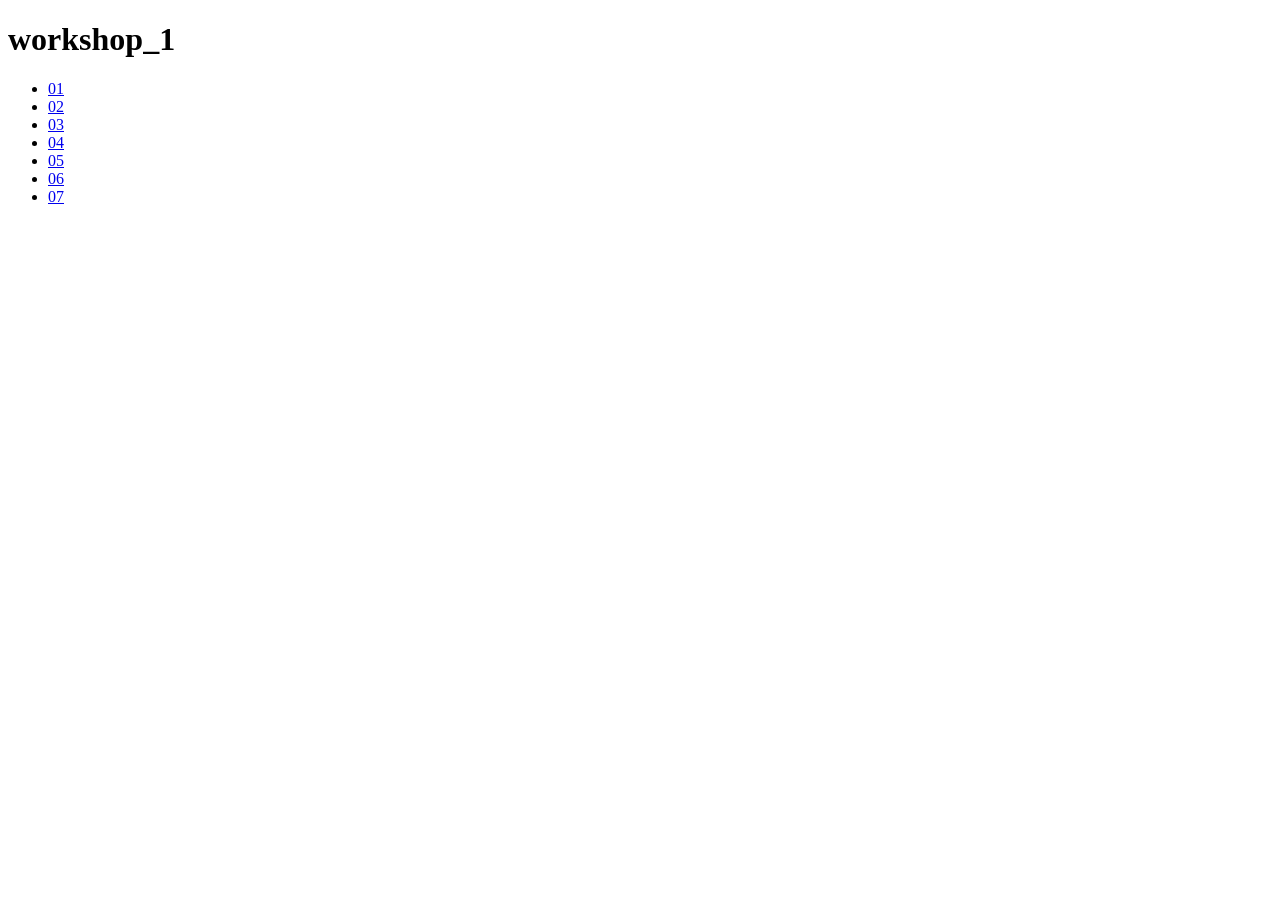
<file: index.html>
<!DOCTYPE html>
<html lang="ja">

<head>
  <meta charset="UTF-8">
  <title>workshop_1</title>
</head>

<body>
  <h1>workshop_1</h1>
  <ul>
    <li><a href="./01/">01</a></li>
    <li><a href="./02/">02</a></li>
    <li><a href="./03/">03</a></li>
    <li><a href="./04/">04</a></li>
    <li><a href="./05/">05</a></li>
    <li><a href="./06/">06</a></li>
    <li><a href="./07/">07</a></li>
  </ul>
</body>

</html>
</file>
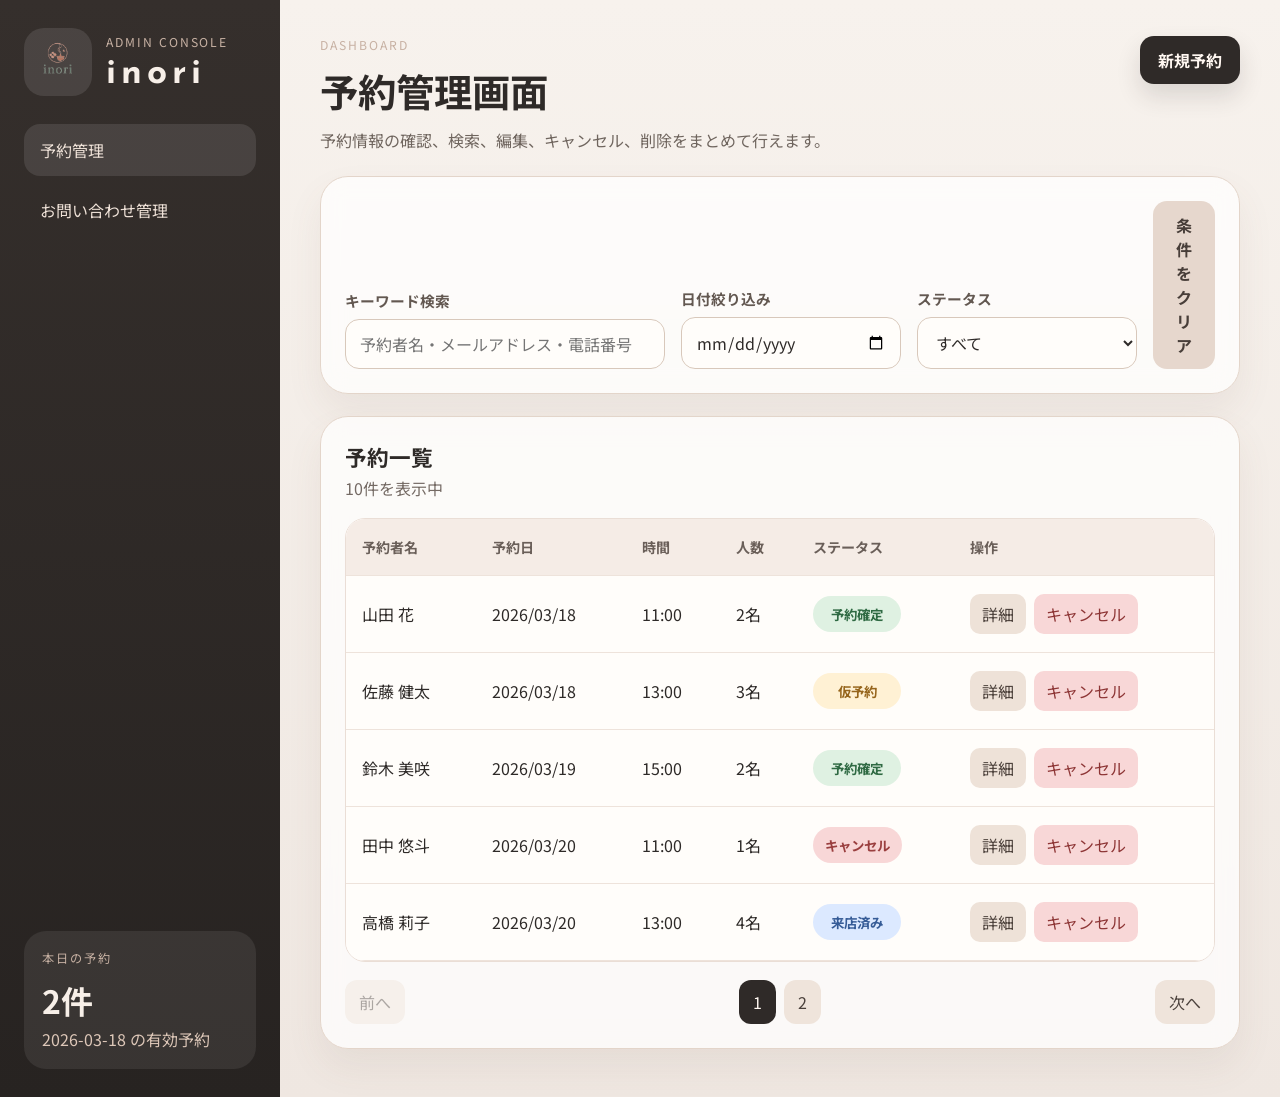
<file: home/index.html>
﻿<!DOCTYPE html>
<html lang="ja">

<head>
  <meta charset="UTF-8" />
  <meta name="viewport" content="width=device-width, initial-scale=1.0" />
  <title>inori | 管理画面</title>
  <link rel="preconnect" href="https://fonts.googleapis.com">
  <link rel="preconnect" href="https://fonts.gstatic.com" crossorigin>
  <link href="https://fonts.googleapis.com/css2?family=Noto+Sans+JP:wght@400;500;700&family=Josefin+Sans:wght@500;700&display=swap" rel="stylesheet">
  <link rel="stylesheet" href="style.css" />
  <script src="script.js" defer></script>
</head>

<body>
  <div class="admin-shell">
    <aside class="sidebar">
      <div class="brand">
        <div class="brand-mark">
          <img src="../01/inori-logo.png" alt="inori logo" class="brand-logo" />
        </div>
        <div>
          <p class="brand-sub">Admin Console</p>
          <h1>inori</h1>
        </div>
      </div>

      <nav class="sidebar-nav">
        <button type="button" class="nav-link active" data-view="reservations">予約管理</button>
        <button type="button" class="nav-link" data-view="inquiries">お問い合わせ管理</button>
      </nav>

      <div class="sidebar-card">
        <p class="sidebar-label" id="sidebar-label">本日の予約</p>
        <strong id="sidebar-count">0件</strong>
        <span id="sidebar-caption">確認中</span>
      </div>
    </aside>

    <main class="main-content">
      <section class="content-view is-active" data-view-panel="reservations">
        <header class="page-header">
          <div>
            <p class="page-eyebrow">Dashboard</p>
            <h2>予約管理画面</h2>
            <p class="page-copy">予約情報の確認、検索、編集、キャンセル、削除をまとめて行えます。</p>
          </div>
          <button type="button" class="primary-btn" id="new-reservation-btn">新規予約</button>
        </header>

        <section class="toolbar-card">
          <div class="toolbar-grid">
            <div class="toolbar-field keyword-field">
              <label for="search-keyword">キーワード検索</label>
              <input type="text" id="search-keyword" placeholder="予約者名・メールアドレス・電話番号" />
            </div>
            <div class="toolbar-field">
              <label for="filter-date">日付絞り込み</label>
              <input type="date" id="filter-date" />
            </div>
            <div class="toolbar-field">
              <label for="filter-status">ステータス</label>
              <select id="filter-status">
                <option value="">すべて</option>
                <option value="予約確定">予約確定</option>
                <option value="仮予約">仮予約</option>
                <option value="来店済み">来店済み</option>
                <option value="キャンセル">キャンセル</option>
              </select>
            </div>
            <div class="toolbar-actions">
              <button type="button" class="secondary-btn" id="reset-filter-btn">条件をクリア</button>
            </div>
          </div>
        </section>

        <section class="table-card">
          <div class="table-header">
            <div>
              <h3>予約一覧</h3>
              <p id="reservation-result-count">0件を表示中</p>
            </div>
          </div>

          <div class="table-wrap">
            <table class="data-table">
              <thead>
                <tr>
                  <th>予約者名</th>
                  <th>予約日</th>
                  <th>時間</th>
                  <th>人数</th>
                  <th>ステータス</th>
                  <th>操作</th>
                </tr>
              </thead>
              <tbody id="reservation-tbody"></tbody>
            </table>
          </div>

          <div class="pagination-bar">
            <button type="button" class="page-btn" id="reservation-prev-page">前へ</button>
            <div class="page-numbers" id="reservation-page-numbers"></div>
            <button type="button" class="page-btn" id="reservation-next-page">次へ</button>
          </div>
        </section>
      </section>

      <section class="content-view" data-view-panel="inquiries">
        <header class="page-header">
          <div>
            <p class="page-eyebrow">Support</p>
            <h2>お問い合わせ管理画面</h2>
            <p class="page-copy">お問い合わせ内容の確認、検索、ステータス変更、削除を行えます。</p>
          </div>
          <button type="button" class="primary-btn" id="new-inquiry-btn">新規登録</button>
        </header>

        <section class="toolbar-card">
          <div class="toolbar-grid">
            <div class="toolbar-field keyword-field">
              <label for="inquiry-search-keyword">キーワード検索</label>
              <input type="text" id="inquiry-search-keyword" placeholder="氏名・メールアドレス・お問い合わせ内容" />
            </div>
            <div class="toolbar-field">
              <label for="inquiry-filter-date">日付絞り込み</label>
              <input type="date" id="inquiry-filter-date" />
            </div>
            <div class="toolbar-field">
              <label for="inquiry-filter-status">ステータス</label>
              <select id="inquiry-filter-status">
                <option value="">すべて</option>
                <option value="未対応">未対応</option>
                <option value="対応中">対応中</option>
                <option value="完了">完了</option>
              </select>
            </div>
            <div class="toolbar-actions">
              <button type="button" class="secondary-btn" id="inquiry-reset-filter-btn">条件をクリア</button>
            </div>
          </div>
        </section>

        <section class="table-card">
          <div class="table-header">
            <div>
              <h3>お問い合わせ一覧</h3>
              <p id="inquiry-result-count">0件を表示中</p>
            </div>
          </div>

          <div class="table-wrap">
            <table class="data-table">
              <thead>
                <tr>
                  <th>氏名</th>
                  <th>受信日</th>
                  <th>件名</th>
                  <th>ステータス</th>
                  <th>操作</th>
                </tr>
              </thead>
              <tbody id="inquiry-tbody"></tbody>
            </table>
          </div>

          <div class="pagination-bar">
            <button type="button" class="page-btn" id="inquiry-prev-page">前へ</button>
            <div class="page-numbers" id="inquiry-page-numbers"></div>
            <button type="button" class="page-btn" id="inquiry-next-page">次へ</button>
          </div>
        </section>
      </section>
    </main>
  </div>

  <div class="modal-backdrop hidden" id="reservation-modal">
    <div class="modal-panel">
      <div class="modal-header">
        <div>
          <p class="page-eyebrow">Reservation Detail</p>
          <h3 id="reservation-modal-title">予約詳細</h3>
        </div>
        <button type="button" class="icon-btn" id="close-reservation-modal" aria-label="閉じる">×</button>
      </div>

      <form id="reservation-form" class="modal-form">
        <input type="hidden" id="reservation-id" />
        <div class="detail-grid">
          <div class="modal-field">
            <label for="customer-name">予約者名</label>
            <input type="text" id="customer-name" />
          </div>
          <div class="modal-field">
            <label for="customer-email">メールアドレス</label>
            <input type="email" id="customer-email" />
          </div>
          <div class="modal-field">
            <label for="customer-phone">電話番号</label>
            <input type="text" id="customer-phone" />
          </div>
          <div class="modal-field">
            <label for="reservation-date">予約日</label>
            <input type="date" id="reservation-date" />
          </div>
          <div class="modal-field">
            <label for="reservation-time">時間</label>
            <select id="reservation-time">
              <option value="11:00">11:00</option>
              <option value="13:00">13:00</option>
              <option value="15:00">15:00</option>
            </select>
          </div>
          <div class="modal-field">
            <label for="reservation-people">人数</label>
            <input type="number" id="reservation-people" min="1" max="8" />
          </div>
          <div class="modal-field">
            <label for="reservation-status">ステータス</label>
            <select id="reservation-status">
              <option value="予約確定">予約確定</option>
              <option value="仮予約">仮予約</option>
              <option value="来店済み">来店済み</option>
              <option value="キャンセル">キャンセル</option>
            </select>
          </div>
          <div class="modal-field modal-field-wide">
            <label for="reservation-note">予約内容</label>
            <textarea id="reservation-note" rows="4"></textarea>
          </div>
        </div>

        <div class="modal-actions">
          <div></div>
          <div class="modal-submit">
            <button type="button" class="secondary-btn" id="complete-reservation-btn">完了</button>
            <button type="button" class="secondary-btn" id="delete-reservation-btn">削除</button>
            <button type="submit" class="primary-btn">保存する</button>
          </div>
        </div>
      </form>
    </div>
  </div>

  <div class="modal-backdrop hidden" id="inquiry-modal">
    <div class="modal-panel">
      <div class="modal-header">
        <div>
          <p class="page-eyebrow">Inquiry Detail</p>
          <h3 id="inquiry-modal-title">お問い合わせ詳細</h3>
        </div>
        <button type="button" class="icon-btn" id="close-inquiry-modal" aria-label="閉じる">×</button>
      </div>

      <form id="inquiry-form" class="modal-form">
        <input type="hidden" id="inquiry-id" />
        <div class="detail-grid">
          <div class="modal-field">
            <label for="inquiry-name">氏名</label>
            <input type="text" id="inquiry-name" />
          </div>
          <div class="modal-field">
            <label for="inquiry-email">メールアドレス</label>
            <input type="email" id="inquiry-email" />
          </div>
          <div class="modal-field">
            <label for="inquiry-phone">電話番号</label>
            <input type="text" id="inquiry-phone" />
          </div>
          <div class="modal-field">
            <label for="inquiry-date">受信日</label>
            <input type="date" id="inquiry-date" />
          </div>
          <div class="modal-field">
            <label for="inquiry-subject">件名</label>
            <input type="text" id="inquiry-subject" />
          </div>
          <div class="modal-field">
            <label for="inquiry-status">ステータス</label>
            <select id="inquiry-status">
              <option value="未対応">未対応</option>
              <option value="対応中">対応中</option>
              <option value="完了">完了</option>
            </select>
          </div>
          <div class="modal-field modal-field-wide">
            <label for="inquiry-message">お問い合わせ内容</label>
            <textarea id="inquiry-message" rows="5"></textarea>
          </div>
        </div>

        <div class="modal-actions">
          <div></div>
          <div class="modal-submit">
            <button type="button" class="secondary-btn" id="complete-inquiry-btn">完了</button>
            <button type="button" class="secondary-btn" id="delete-inquiry-btn">削除</button>
            <button type="submit" class="primary-btn">保存する</button>
          </div>
        </div>
      </form>
    </div>
  </div>
</body>

</html>
</file>
<file: home/style.css>
﻿* {
  margin: 0;
  padding: 0;
  box-sizing: border-box;
}

body {
  min-width: 1280px;
  font-family: "Noto Sans JP", sans-serif;
  color: #2e2a28;
  background:
    radial-gradient(circle at top left, #eee1d7 0, #eee1d7 16%, transparent 16%),
    linear-gradient(180deg, #f7f2ed 0%, #efe7e1 100%);
}

button,
input,
select,
textarea {
  font: inherit;
}

button {
  border: none;
  background: none;
}

.admin-shell {
  display: grid;
  grid-template-columns: 280px 1fr;
  min-height: 100vh;
}

.sidebar {
  padding: 28px 24px;
  background: linear-gradient(180deg, #352f2c 0%, #272321 100%);
  color: #f7efe8;
  display: flex;
  flex-direction: column;
  gap: 28px;
}

.brand {
  display: grid;
  grid-template-columns: 68px 1fr;
  gap: 14px;
  align-items: center;
}

.brand-mark {
  width: 68px;
  height: 68px;
  border-radius: 20px;
  background: rgba(255, 255, 255, 0.1);
  display: grid;
  place-items: center;
}

.brand-logo {
  width: 54px;
  height: 54px;
  object-fit: cover;
}

.brand-sub,
.page-eyebrow,
.sidebar-label {
  font-size: 0.76rem;
  letter-spacing: 0.16em;
  text-transform: uppercase;
  color: #c7b1a3;
}

.brand h1 {
  margin-top: 6px;
  font-family: "Josefin Sans", sans-serif;
  font-size: 2.2rem;
  letter-spacing: 0.14em;
}

.sidebar-nav {
  display: grid;
  gap: 8px;
}

.nav-link {
  padding: 14px 16px;
  border-radius: 16px;
  color: #efe2d8;
  text-align: left;
  cursor: pointer;
}

.nav-link.active,
.nav-link:hover {
  background: rgba(255, 255, 255, 0.1);
}

.sidebar-card {
  margin-top: auto;
  padding: 18px;
  border-radius: 22px;
  background: rgba(255, 255, 255, 0.08);
}

.sidebar-card strong {
  display: block;
  margin-top: 10px;
  font-size: 2rem;
}

.sidebar-card span {
  display: block;
  margin-top: 4px;
  color: #ddc7b8;
}

.main-content {
  padding: 36px 40px 48px;
}

.content-view {
  display: none;
}

.content-view.is-active {
  display: block;
}

.page-header {
  display: flex;
  align-items: flex-start;
  justify-content: space-between;
  gap: 24px;
  margin-bottom: 24px;
}

.page-header h2 {
  margin-top: 8px;
  font-size: 2.4rem;
}

.page-copy {
  margin-top: 10px;
  color: #6f655e;
}

.primary-btn,
.secondary-btn,
.danger-btn,
.page-btn,
.icon-btn,
.table-action,
.page-number {
  cursor: pointer;
}

.primary-btn,
.secondary-btn,
.danger-btn {
  padding: 12px 18px;
  border-radius: 14px;
  font-weight: 700;
}

.primary-btn {
  background: #2f2a28;
  color: #fff7f1;
  box-shadow: 0 12px 24px rgba(47, 42, 40, 0.14);
}

.secondary-btn {
  background: #e6d7cd;
  color: #483e39;
}

.danger-btn {
  background: #f8d7d7;
  color: #8d3535;
}

.toolbar-card,
.table-card {
  background: rgba(255, 255, 255, 0.74);
  border: 1px solid #e3d5ca;
  border-radius: 28px;
  padding: 24px;
  box-shadow: 0 18px 36px rgba(117, 95, 80, 0.08);
  backdrop-filter: blur(12px);
}

.toolbar-card {
  margin-bottom: 22px;
}

.toolbar-grid {
  display: grid;
  grid-template-columns: minmax(320px, 1.5fr) 220px 220px auto;
  gap: 16px;
  align-items: end;
}

.toolbar-field,
.modal-field {
  display: grid;
  gap: 8px;
}

.toolbar-field label,
.modal-field label {
  font-size: 0.92rem;
  font-weight: 700;
  color: #635851;
}

.toolbar-field input,
.toolbar-field select,
.modal-field input,
.modal-field select,
.modal-field textarea {
  width: 100%;
  border: 1px solid #d8c8bb;
  background: #fffdfa;
  border-radius: 14px;
  padding: 12px 14px;
  color: #2e2a28;
}

.toolbar-actions {
  display: flex;
  justify-content: flex-end;
}

.table-header {
  display: flex;
  justify-content: space-between;
  align-items: center;
  margin-bottom: 18px;
}

.table-header h3 {
  font-size: 1.35rem;
}

.table-header p {
  margin-top: 4px;
  color: #746a64;
}

.table-wrap {
  overflow: hidden;
  border-radius: 20px;
  border: 1px solid #eaded6;
}

.data-table {
  width: 100%;
  border-collapse: collapse;
  background: #fffdfa;
}

.data-table th,
.data-table td {
  padding: 18px 16px;
  text-align: left;
  border-bottom: 1px solid #eee3db;
  vertical-align: middle;
}

.data-table th {
  background: #f5ece6;
  font-size: 0.88rem;
  color: #6a5f59;
}

.data-table tbody tr:hover {
  background: #fcf7f3;
}

.status-chip {
  display: inline-flex;
  align-items: center;
  justify-content: center;
  min-width: 88px;
  padding: 8px 12px;
  border-radius: 999px;
  font-size: 0.84rem;
  font-weight: 700;
}

.status-confirmed,
.status-done {
  background: #dff1e2;
  color: #2f6a43;
}

.status-pending,
.status-progress {
  background: #fff1d4;
  color: #96651c;
}

.status-visited {
  background: #dce9ff;
  color: #365c97;
}

.status-cancelled {
  background: #f8d7d7;
  color: #9a3f3f;
}

.row-actions {
  display: flex;
  gap: 8px;
}

.table-action {
  padding: 8px 12px;
  border-radius: 10px;
  background: #eee2d8;
  color: #4c413b;
}

.table-action.danger {
  background: #f8d7d7;
  color: #8d3535;
}

.empty-row td {
  padding: 36px 16px;
  text-align: center;
  color: #786d66;
}

.pagination-bar {
  display: flex;
  justify-content: space-between;
  align-items: center;
  margin-top: 18px;
}

.page-numbers {
  display: flex;
  gap: 8px;
}

.page-btn,
.page-number {
  padding: 10px 14px;
  border-radius: 12px;
  background: #efe4db;
  color: #4a403b;
}

.page-number.active {
  background: #2f2a28;
  color: #fff7f1;
}

.page-btn:disabled {
  opacity: 0.45;
  cursor: default;
}

.modal-backdrop {
  position: fixed;
  inset: 0;
  background: rgba(37, 31, 28, 0.45);
  display: grid;
  place-items: center;
  padding: 30px;
}

.modal-backdrop.hidden {
  display: none;
}

.modal-panel {
  width: min(920px, 100%);
  max-height: calc(100vh - 60px);
  background: #fffaf6;
  border-radius: 28px;
  padding: 28px;
  box-shadow: 0 24px 48px rgba(43, 35, 31, 0.18);
  overflow-y: auto;
}

.modal-header {
  display: flex;
  justify-content: space-between;
  align-items: flex-start;
  margin-bottom: 22px;
}

.modal-header h3 {
  margin-top: 8px;
  font-size: 1.9rem;
}

.icon-btn {
  width: 42px;
  height: 42px;
  border-radius: 12px;
  background: #f0e4dc;
  font-size: 1.4rem;
}

.detail-grid {
  display: grid;
  grid-template-columns: repeat(2, minmax(0, 1fr));
  gap: 16px;
}

.modal-field-wide {
  grid-column: 1 / -1;
}

.modal-actions {
  display: flex;
  justify-content: space-between;
  align-items: center;
  margin-top: 24px;
  gap: 18px;
  position: sticky;
  bottom: 0;
  padding-top: 16px;
  background: linear-gradient(180deg, rgba(255, 250, 246, 0) 0%, #fffaf6 20%);
}

.modal-submit {
  display: flex;
  gap: 10px;
  flex-wrap: wrap;
  justify-content: flex-end;
}
</file>
